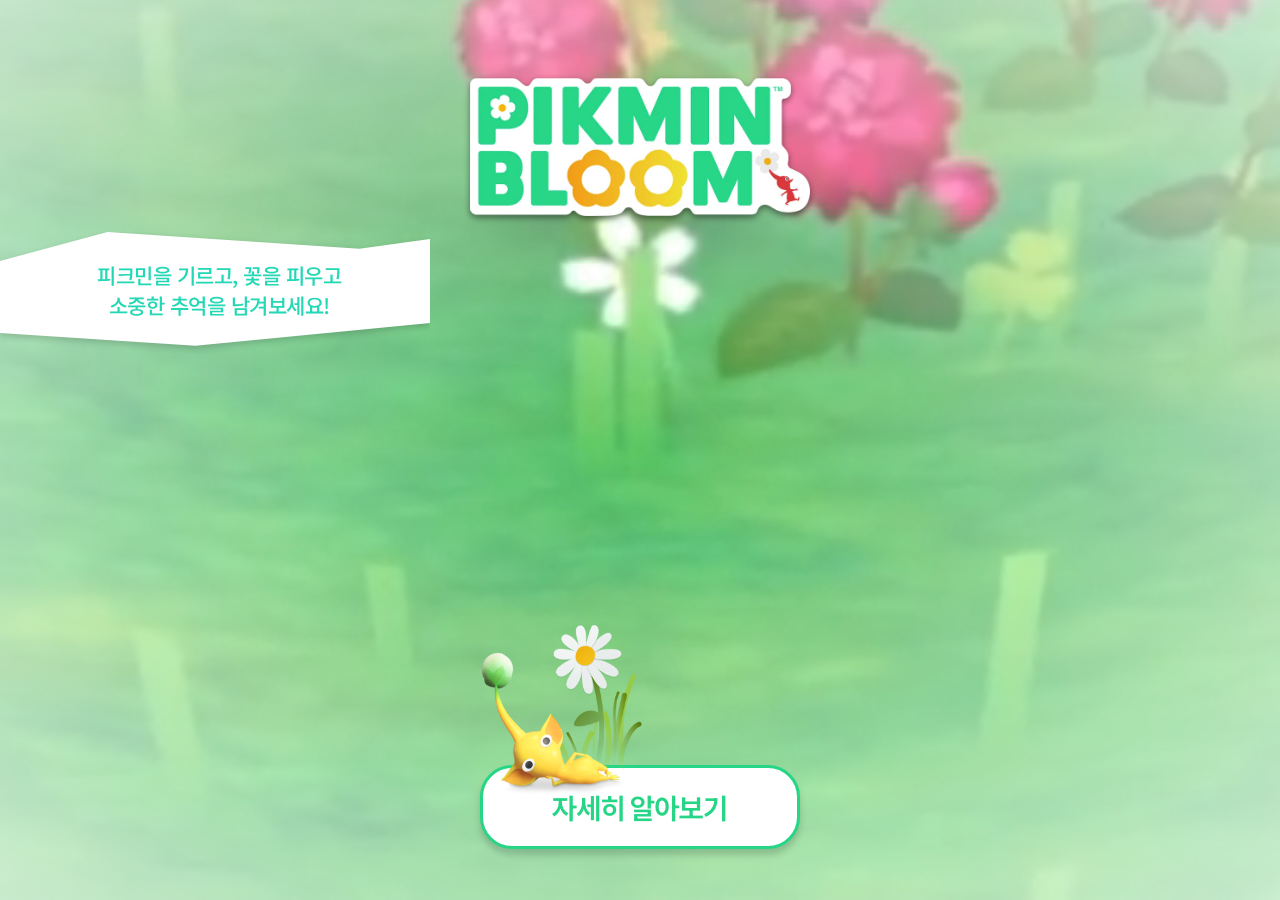
<file: index.html>
<!DOCTYPE html>
<html lang="ko">
<head>
    <meta charset="UTF-8">
    <meta name="viewport" content="width=device-width, initial-scale=1.0">
    <title>피크민블룸</title>
    <link rel="stylesheet" href="style.css">
</head>
<body>
    <div class="wrap">
        <div class="box01">
            <img src="img/lg 01.png" alt="피크민블룸 로고">
        </div>
        <div class="box02">
            <div class="txt01">
                피크민을 기르고, 꽃을 피우고<br>소중한 추억을 남겨보세요! 
            </div>
            <img src="img/b1.png" alt="" class="b1">
        </div>
        <div class="box03">
            <a href="sub.html">
                <img src="img/bt 01.png" alt="자세히 알아보기 버튼">
            </a>
        </div>
    </div>
    <div class="top"></div>
    <video autoplay muted loop>
        <source src="video/mobile_video.mp4">
    </video>
</body>
</html>
</file>
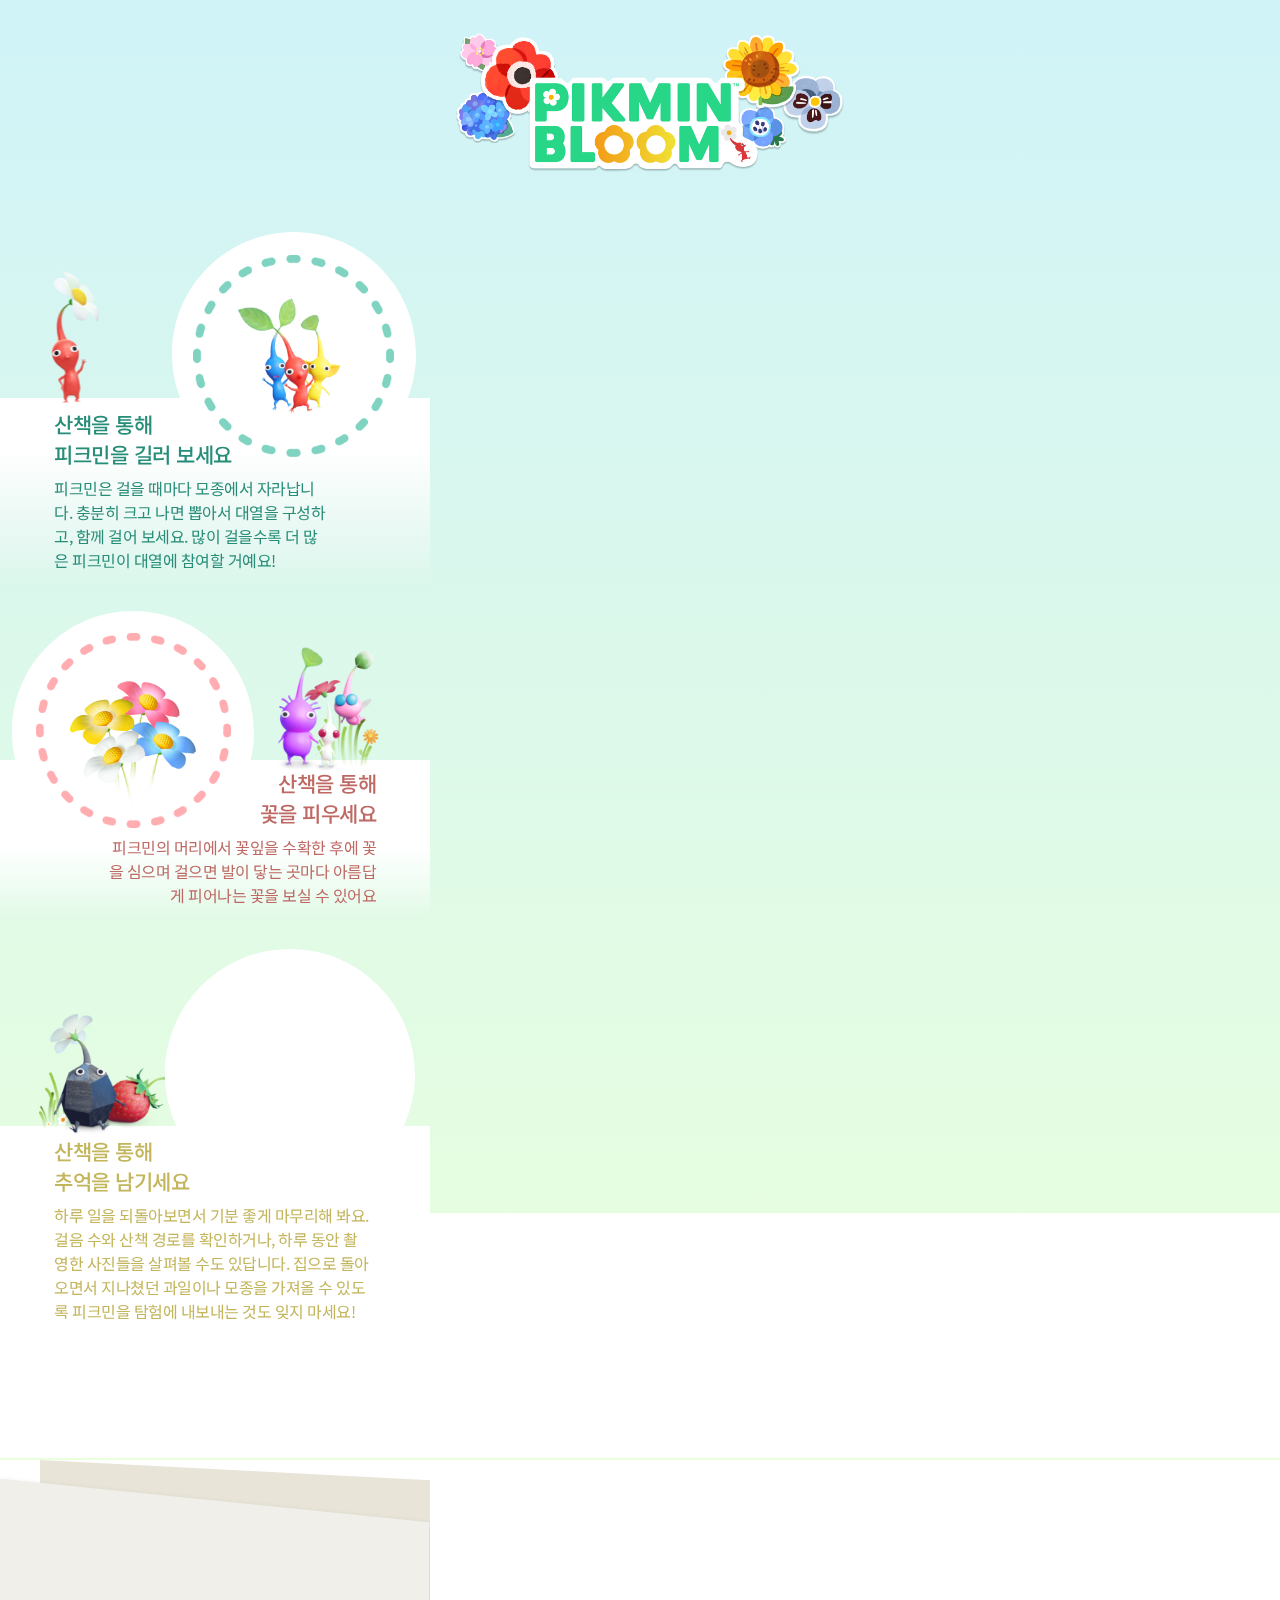
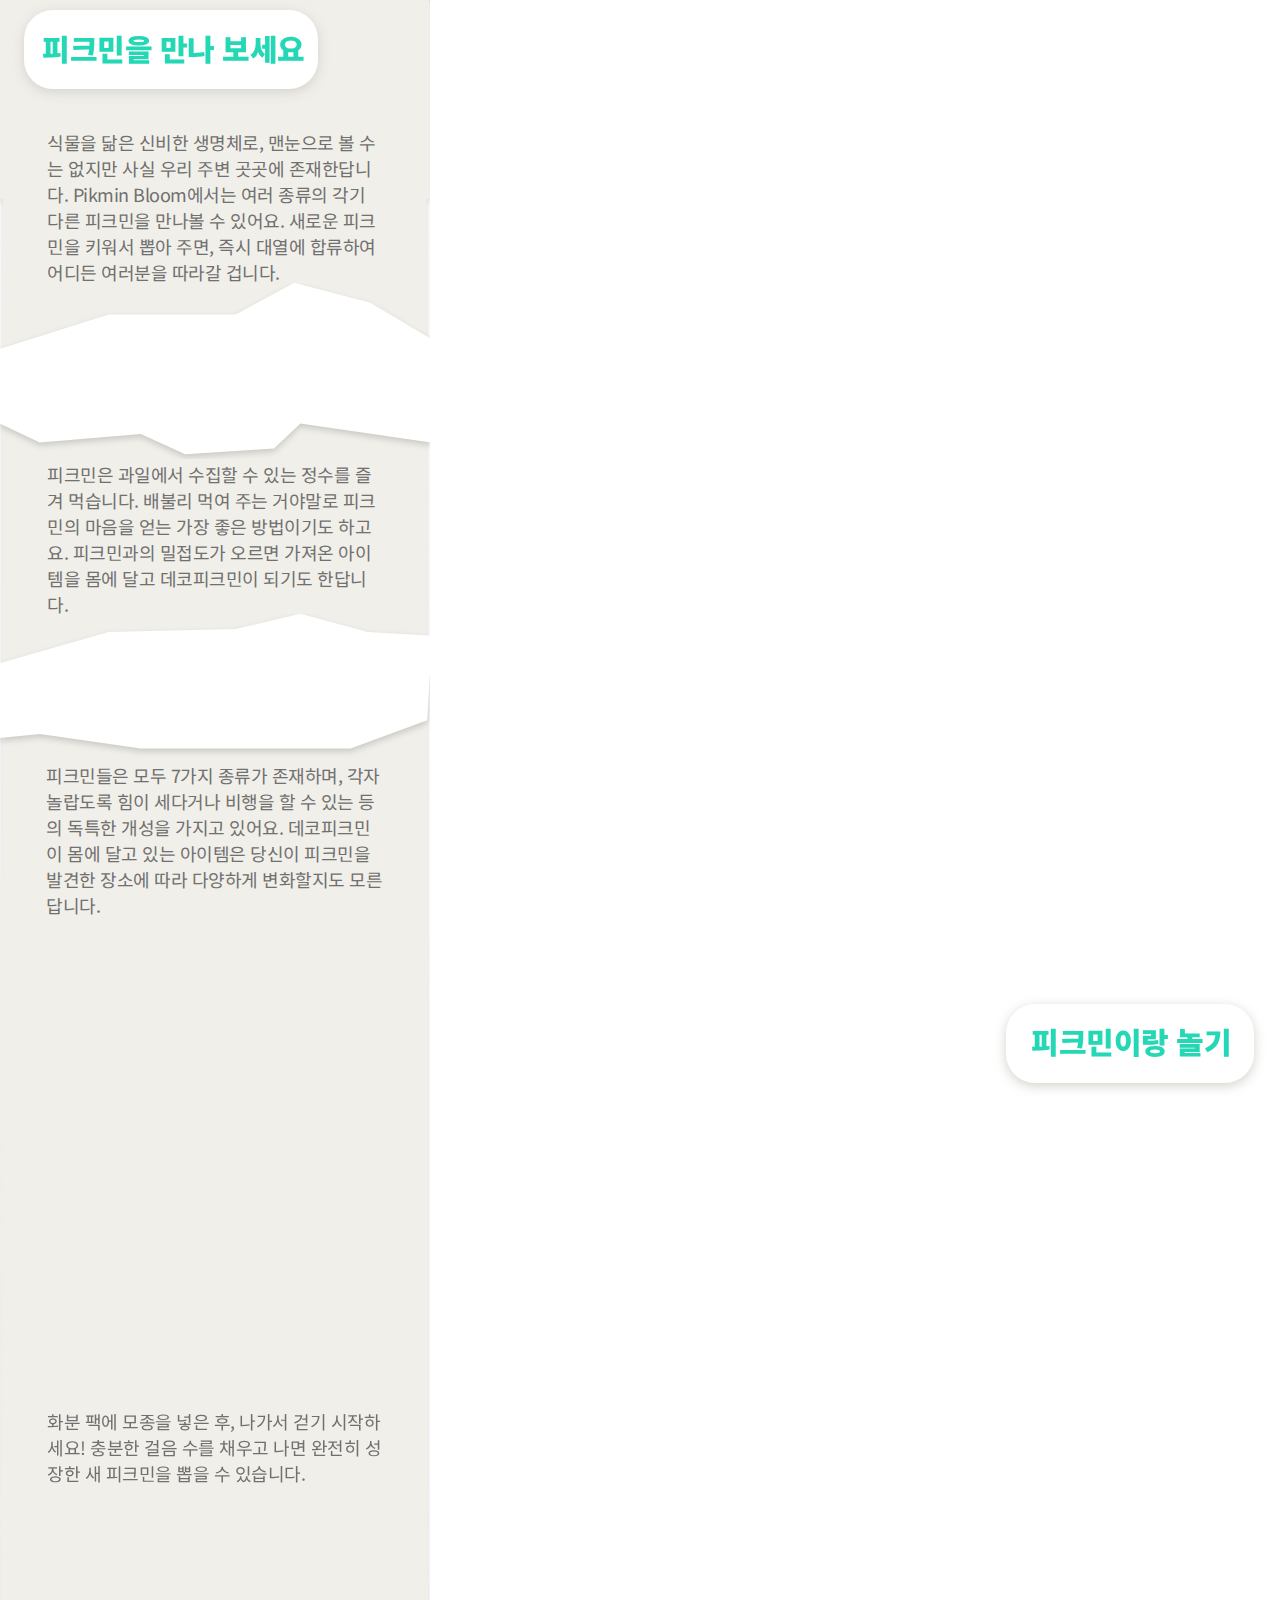
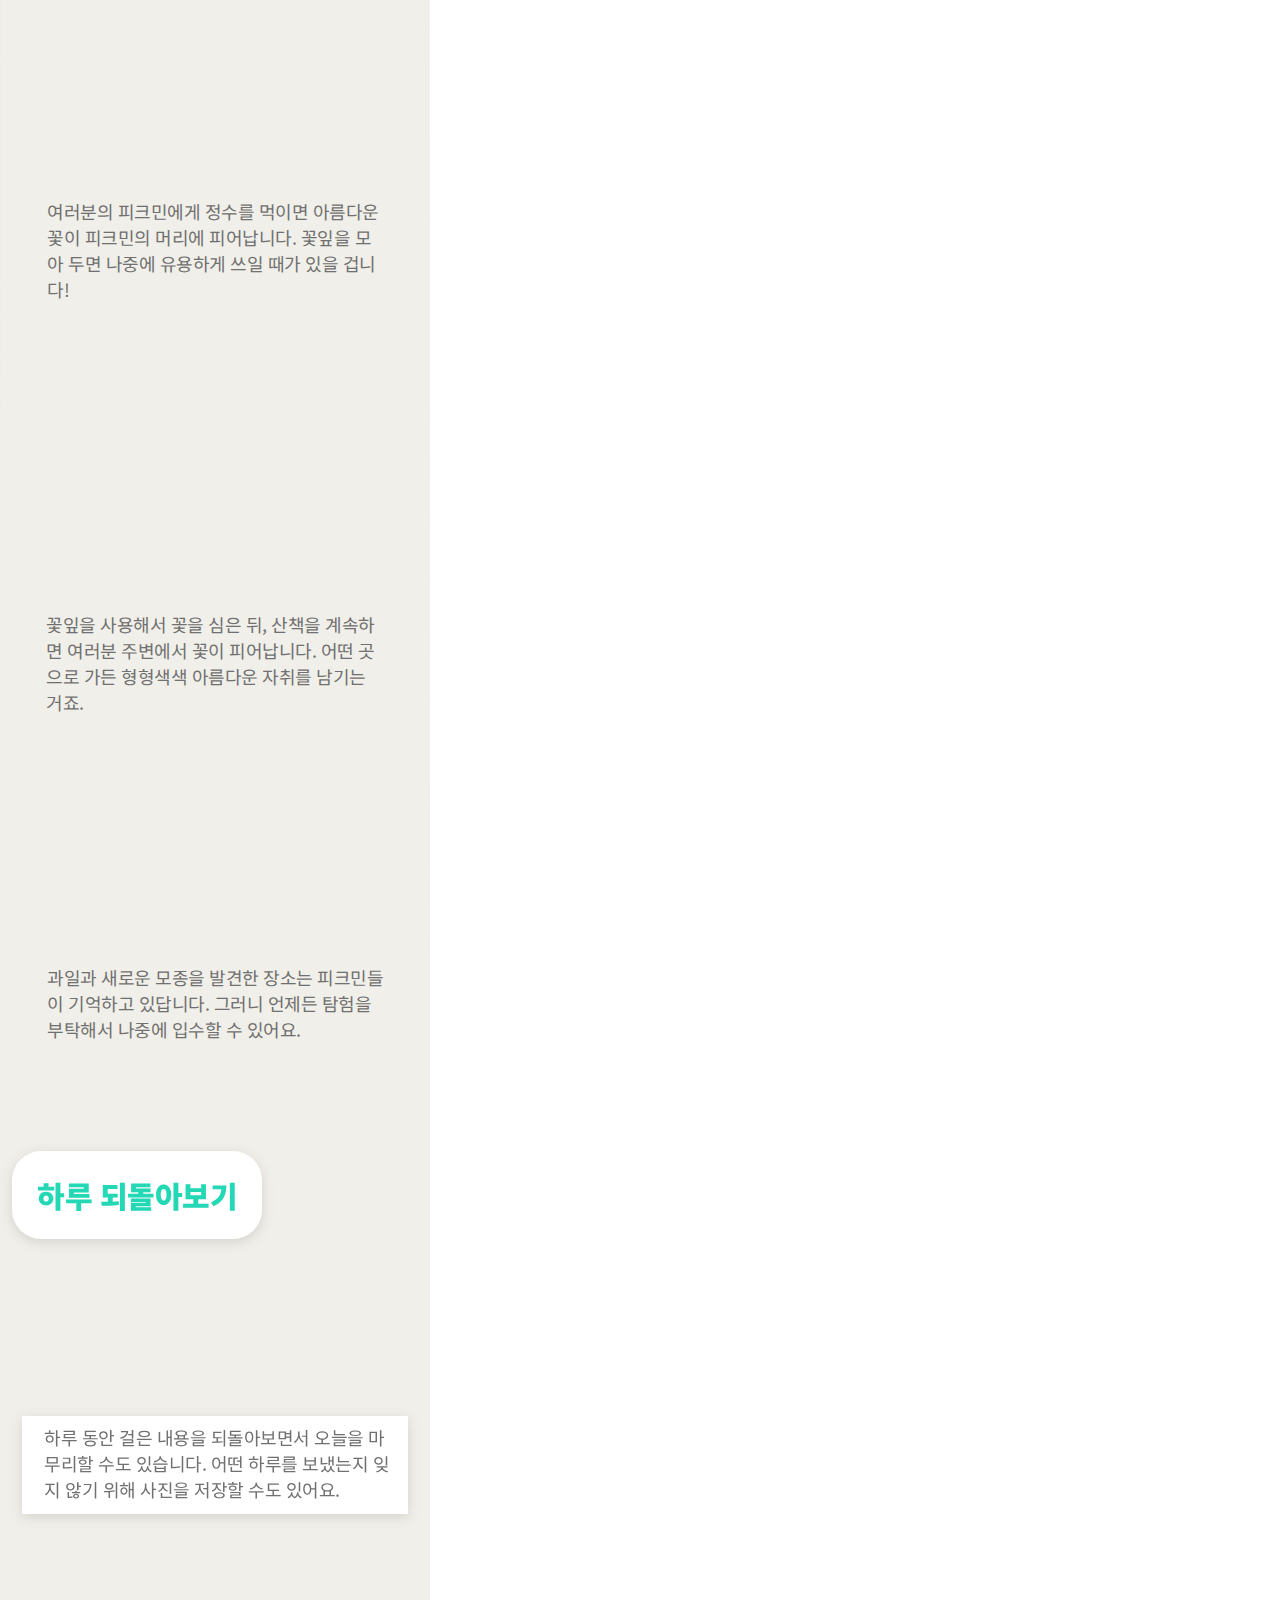
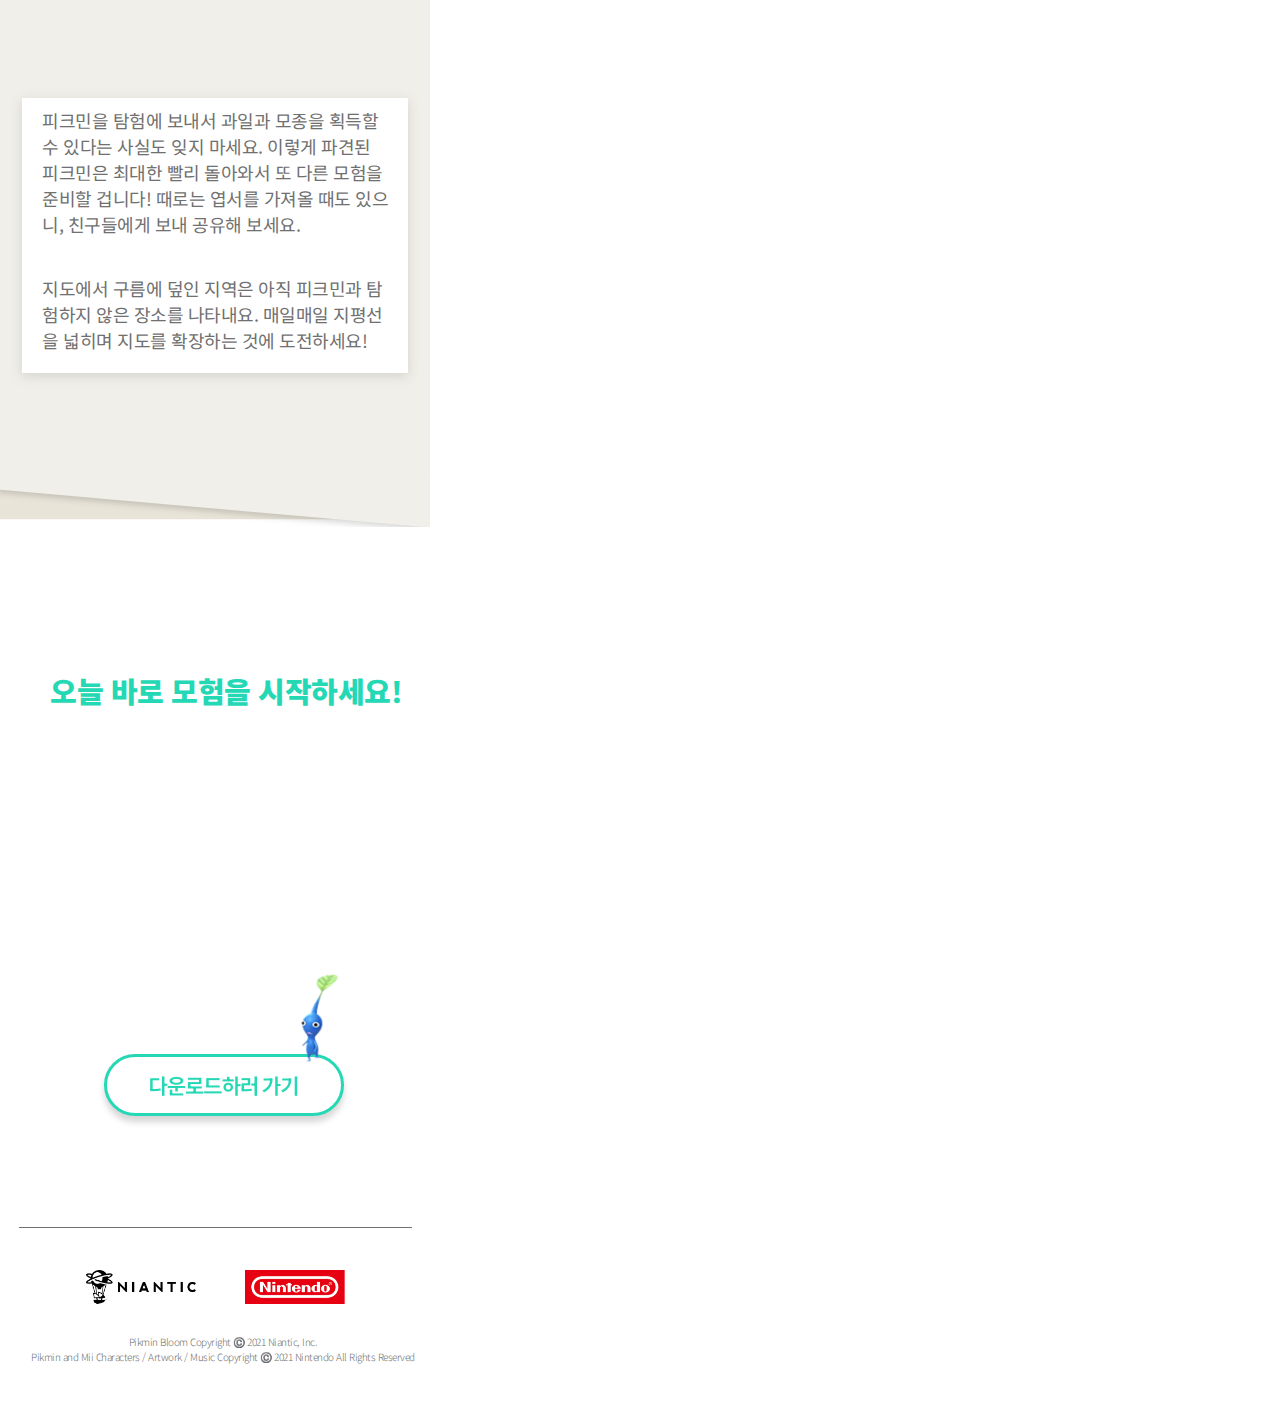
<file: sub.html>
<!DOCTYPE html>
<html lang="ko">
<head>
    <meta charset="UTF-8">
    <meta name="viewport" content="width=device-width, initial-scale=1.0">
    <title>피크민블룸</title>
    <link rel="stylesheet" href="style.css">
    <link href="https://unpkg.com/aos@2.3.1/dist/aos.css" rel="stylesheet">
</head>
<body>
    <div class="sb01">
        <div class="lg02">
            <img src="img/lg02.png" alt="서브 페이지 로고" data-aos="zoom-in-up">
        </div>
        <div class="m1">
            <div class="m1c1">
                <img src="img/m1_img01.png" alt="피크민" class="m1i1" data-aos="fade-up">
                <div class="m1t1 c1 font00 font01">
                    산책을 통해<br>피크민을 길러 보세요
                </div>
                <div class="m1t2 c1 font00 font02">
                    피크민은 걸을 때마다 모종에서 자라납니다. 
                    충분히 크고 나면 뽑아서 대열을 구성하고, 함께 걸어 보세요. 많이 걸을수록 더 많은 피크민이 대열에 참여할 거예요!
                </div>
                <img src="img/m1_b01.png" alt="배경1" class="m1b1">
            </div>
            <div class="m1c2">
                <img src="img/m1_img02.png" alt="꽃 심기" class="m1i2" data-aos="fade-up">
                <div class="m1t3 c2 font00 font01">
                    산책을 통해<br>꽃을 피우세요
                </div>
                <div class="m1t4 c2 font00 font02">
                    피크민의 머리에서 꽃잎을 수확한 후에 꽃을 심으며 걸으면 발이 닿는 곳마다 아름답게 피어나는 꽃을 보실 수 있어요
                </div>
                <img src="img/m1_b02.png" alt="배경2">
            </div>
            <div class="m1c3">
                <img src="img/m1_img03.png" alt="산책" class="m1i3" data-aos="fade-up">
                <div class="m1t5 c3 font00 font01">
                    산책을 통해<br>추억을 남기세요
                </div>
                <div class="m1t6 c3 font00 font02">
                    하루 일을 되돌아보면서 기분 좋게 마무리해 봐요. 걸음 수와 산책 경로를 확인하거나, 하루 동안 촬영한 사진들을 살펴볼 수도 있답니다. 집으로 돌아오면서 지나쳤던 과일이나 모종을 가져올 수 있도록 피크민을 탐험에 내보내는 것도 잊지 마세요!
                </div>
                <img src="img/m1_b03.png" alt="배경3">
            </div>
            <div class="wb"></div>
        </div>
    </div>
    <div class="sb02">
        <div class="m2">
            <img src="img/m2_p01.png" alt="날개피크민" class="m2_p01" data-aos="zoom-in-up">
            <div class="m2c1">
                <div class="m2t1 font00 font03">피크민을 만나 보세요</div>
            </div>
            <img src="img/m2_p02.png" alt="노랑피크민" class="m2_p02" data-aos="zoom-in-up">
            <div class="m2t2 font00 font04">
                식물을 닮은 신비한 생명체로, 맨눈으로 볼 수는 없지만 사실 우리 주변 곳곳에 존재한답니다. Pikmin Bloom에서는 여러 종류의 각기 다른 피크민을 만나볼 수 있어요. 새로운 피크민을 키워서 뽑아 주면, 즉시 대열에 합류하여 어디든 여러분을 따라갈 겁니다.
            </div>
            <div class="m2c2">
                <img src="img/m2_img01.png" alt="정수와 데코피크민" class="m2_img01" data-aos="fade-down">
                <img src="img/m2_b01.png" alt="배경4" class="m2_b01">
            </div>
            <div class="m2t3 font00 font04">
                피크민은 과일에서 수집할 수 있는 정수를 즐겨 먹습니다. 배불리 먹여 주는 거야말로 피크민의 마음을 얻는 가장 좋은 방법이기도 하고요. 피크민과의 밀접도가 오르면 가져온 아이템을 몸에 달고 데코피크민이 되기도 한답니다.
            </div>
            <div class="m2c3">
                <img src="img/m2_img02.png" alt="피크민 종류" class="m2_img02" data-aos="fade-down">
                <img src="img/m2_b02.png" alt="배경4" class="m2_b02">
            </div>
            <div class="m2t4 font00 font04">
                피크민들은 모두 7가지 종류가 존재하며, 각자 놀랍도록 힘이 세다거나 비행을 할 수 있는 등의 독특한 개성을 가지고 있어요. 데코피크민이 몸에 달고 있는 아이템은 당신이 피크민을 발견한 장소에 따라 다양하게 변화할지도 모른답니다.
            </div>
        </div>
        <div class="m3">
            <img src="img/m3_p01.png" alt="빨강피크민" class="m3_p01" data-aos="zoom-in-up">
            <div class="m3c1">
                <div class="m3t1 font00 font03">피크민이랑 놀기</div>
            </div>
            <div class="m3c2">
                <img src="img/m3_img01.png" alt="피크민 뽑기 화면" class="m3_img01" data-aos="flip-left">
                <img src="img/m3_p02.png" alt="하양피크민과 보라피크민" class="m3_p02" data-aos="zoom-in-up">
                <div class="m3t2 font00 font04">
                    화분 팩에 모종을 넣은 후, 나가서 걷기 시작하세요! 충분한 걸음 수를 채우고 나면 완전히 성장한 새 피크민을 뽑을 수 있습니다.
                </div>
            </div>
            <div class="m3c3">
                <img src="img/m3_img02.png" alt="피크민한테 정수 주기" class="m3_img02" data-aos="flip-right">
                <div class="m3t3 font00 font04">
                    여러분의 피크민에게 정수를 먹이면 아름다운 꽃이 피크민의 머리에 피어납니다. 꽃잎을 모아 두면 나중에 유용하게 쓰일 때가 있을 겁니다!
                </div>
            </div>
            <div class="m3c4">
                <img src="img/m3_img03.png" alt="꽃 심기 화면" class="m3_img03" data-aos="flip-left">
                <img src="img/m3_p03.png" alt="보라피크민1" class="m3_p03" data-aos="zoom-in-up">
                <div class="m3t4 font00 font04">
                    꽃잎을 사용해서 꽃을 심은 뒤, 산책을 계속하면 여러분 주변에서 꽃이 피어납니다. 어떤 곳으로 가든 형형색색 아름다운 자취를 남기는 거죠.
                </div>
            </div>
            <div class="m3c5">
                <img src="img/m3_img04.png" alt="피크민 탐험 화면" class="m3_img04" data-aos="flip-right">
                <div class="m3t5 font00 font04">
                    과일과 새로운 모종을 발견한 장소는 피크민들이 기억하고 있답니다. 그러니 언제든 탐험을 부탁해서 나중에 입수할 수 있어요.
                </div>
            </div>
        </div>
        <div class="m4">
            <div class="m4c1">
                <div class="m4t1 font00 font03">하루 되돌아보기</div>
            </div>
            <div class="m4c2">
                <img src="img/m4_img01.png" alt="되돌아보기" class="m4_img01" data-aos="flip-down">
                <img src="img/m4_p01.png" alt="파랑피크민" class="m4_p01" data-aos="zoom-in-up">
                <div class="m4b1">
                    <div class="m4t2 font00 font04">
                        하루 동안 걸은 내용을 되돌아보면서 오늘을 마무리할 수도 있습니다. 어떤 하루를 보냈는지 잊지 않기 위해 사진을 저장할 수도 있어요.
                    </div>
                </div>
            </div>
            <div class="m4c3">
                <img src="img/m4_img02.png" alt="추억" class="m4_img02" data-aos="flip-down">
                <img src="img/m4_p02.png" alt="보라피크민2" class="m4_p02" data-aos="zoom-in-up">
                <div class="m4b2">
                    <div class="m4t3">
                        <div class="m4t3_1 font00 font04">
                            피크민을 탐험에 보내서 과일과 모종을 획득할 수 있다는 사실도 잊지 마세요. 이렇게 파견된 피크민은 최대한 빨리 돌아와서 또 다른 모험을 준비할 겁니다! 때로는 엽서를 가져올 때도 있으니, 친구들에게 보내 공유해 보세요.
                        </div>
                        <div class="m4t3_2 font00 font04">
                            지도에서 구름에 덮인 지역은 아직 피크민과 탐험하지 않은 장소를 나타내요. 매일매일 지평선을 넓히며 지도를 확장하는 것에 도전하세요!
                        </div>
                    </div>
                    <img src="img/m4_p03.png" alt="바위피크민" class="m4_p03" data-aos="zoom-in-up">
                </div>
            </div>
        </div>
    </div>
    <div class="sb03">
        <div class="t1 font00 font05">
            오늘 바로 모험을 시작하세요!
        </div>
        <img src="img/lg03.png" alt="어플리케이션 로고" class="lg03" data-aos="zoom-out-down">
        <img src="img/bt02.png" alt="다운로드하러 가기 버튼" class="bt02">
    </div>
    <footer>
        <div class="line"></div>
        <img src="img/lg04.png" alt="회사 로고" class="lg04">
        <div class="t2 font00 font06">
            Pikmin Bloom Copyright ©️ 2021 Niantic, Inc. <br> Pikmin and Mii Characters / Artwork / Music Copyright ©️ 2021 Nintendo All Rights Reserved
        </div>
    </footer>
    <script src="https://unpkg.com/aos@2.3.1/dist/aos.js"></script>
    <script>
        AOS.init();
    </script>
</body>
</html>
</file>
<file: style.css>
@import url('https://fonts.googleapis.com/css2?family=Noto+Sans+KR:wght@100..900&display=swap');

*{margin: 0; padding: 0; list-style-type: none; text-decoration: none;}
/* 인덱스 스타일 */
video{position: fixed;right: 0; bottom: 0; min-width: 100%; min-height: 100%; z-index: 1;}
.top{position: fixed; right: 0; bottom: 0; min-width: 100%; min-height: 100%; background: radial-gradient(rgba(255, 255, 255, 0.05), rgba(255, 255, 255, 0.7)); z-index: 2;}
.wrap{position: fixed; right: 0; bottom: 0; min-width: 100%; min-height: 100%; z-index: 3;}
.box01{width: 100%; padding-top: 72px; text-align: center;}
.box02{position: relative; width: 100%; height: 94px;}
.txt01{position: absolute; padding-top: 16px; text-align: center; font-family: "Noto Sans KR", serif; font-size: 21px; font-weight: 500; letter-spacing: -0.5px; line-height: 30px; color: #25D8B5; left: 97px;top: 12px; z-index: 5;}
.b1{position: absolute;  z-index: 4;}
.box03{width: 100%; padding-top: 280px; text-align: center;}

/* 서브페이지 스타일 */

/* 폰트 설정 */
.font00{font-family: 'Noto Sans KR';}
.font01{font-size: 21px; font-weight: 500; letter-spacing: -0.5px; line-height: 30px;}
.font02{font-size: 16px; font-weight: 400; letter-spacing: -0.5px; line-height: 24px;}
.font03{font-size: 30px; font-weight: 900; letter-spacing: -0.5px; line-height: 44px; color: #25D8B5;}
.font04{font-size: 18px; font-weight: 400; letter-spacing: -0.5px; line-height: 26px; color: #707070;}
.font05{font-size: 29px; font-weight: 900; letter-spacing: -0.5px; line-height: 42px; color: #25D8B5;}
.font06{font-size: 10px; font-weight: 300; letter-spacing: -0.5px; line-height: 15px; color: #707070;}

/* 본문 1 */
.sb01{ width: 100%; height: 1460px;  background: linear-gradient(rgba(208, 243, 248, 1), rgba(234, 255, 219, 1))}
.lg02{padding-top: 31px; text-align: center;}
.m1{position: relative; padding-top: 43px; margin: 0 auto;}
.m1c1{position: absolute;height: 357px;}
.m1i1{position: absolute; top: 23px; right: 36px;}
.m1c2{position: absolute; height: 311px; top: 422px;}
.m1i2{position: absolute; top: 22px; left: 36px;}
.m1c3{position: absolute; height: 393px; top: 760px; z-index: 2;}
.m1i3{position: absolute; top: 22px; right: 39px;}
.wb{position: absolute; width: 100%; height: 245px; background-color: white; top: 1024px; z-index: 1;}
.c1{color: #288D78;}
.c2{color: #BE6964;}
.c3{color: #C3B55B;}
.m1t1{position: absolute; width: 183px; top: 177px; left: 54px;}
.m1t2{position: absolute; width: 276px; top: 244px; left: 54px;}
.m1t3{position: absolute; text-align: right; width: 224px; top: 157px; right: 54px;}
.m1t4{position: absolute; text-align: right;width: 277px; top: 224px; right: 54px;}
.m1t5{position: absolute; width: 143px; top: 187px; left: 54px;}
.m1t6{ position: absolute; width: 315px; top: 254px; left: 54px;}

/* 본문 2 */
.sb02{height: 3966px;  background-image: url(img/bg.png); background-repeat: no-repeat;}
.m2{position: relative; height: 1048px; margin: 0 auto;}
.m2_p01{ position: absolute; top: 51px; left: 26px; z-index: 2;}
.m2c1{position: absolute; background-color: white; width: 294px; height: 79px; top: 150px; left: 24px; border-radius: 29px; filter: drop-shadow(0px 3px 6px #D4D2CC); z-index: 1;}
.m2t1{position: absolute; top: 16px; left: 18px;}
.m2_p02{position: absolute; top: 160px; right: 26px;}
.m2t2{position: absolute; width: 336px; top: 269px; left: 47px;}
.m2c2{position: relative; top: 423px;}
.m2_img01{position: absolute; left: 63px; z-index: 4;}
.m2_b01{position: absolute; z-index: 3;}
.m2t3{position: absolute; width: 336px; top: 601px; left: 47px;}
.m2c3{position: relative; top: 754px;}
.m2_img02{position: absolute; top: 18px; left: 64px; z-index: 6;}
.m2_b02{position: absolute; z-index: 5;}
.m2t4{position: absolute; width: 338px; top: 902px; left: 46px;}

/* 본문 3 */
.m3{position: relative; height: 1843px; margin: 0 auto;}
.m3_p01{position: absolute; right: 40px; z-index: 2;}
.m3c1{position: absolute; background-color: white; width: 248px; height: 79px; top: 96px; right: 26px; border-radius: 29px; filter: drop-shadow(0px 3px 6px #D4D2CC); z-index: 1;}
.m3t1{position: absolute; top: 15px; left: 25px;}
.m3c2{position: relative; height: 363px; top: 220px;}
.m3_img01{position: absolute; left: 145px;}
.m3_p02{position: absolute; top: 189px;}
.m3t2{position: absolute; width: 336px; top: 280px; left: 47px;}
.m3c3{position: relative; height: 363px; top: 250px;}
.m3_img02{position: absolute; left: 123px;}
.m3t3{position: absolute; width: 336px; top: 277px; left: 47px;}
.m3c4{position: relative; height: 389px; top: 275px;}
.m3_img03{position: absolute; left: 130px;}
.m3_p03{position: absolute; top: 200px; right: 65px;}
.m3t4{width: 338px; position: absolute; top: 302px; left: 46px;}
.m3c5{position: relative; height: 339px; top: 300px;}
.m3_img04{position: absolute; left: 116px;}
.m3t5{position: absolute; width: 336px; top: 241px; left: 47px;}

/* 본문 4 */
.m4{position: relative; height: 976px; margin: 0 auto;}
.m4c1{position: absolute; background-color: white; width: 250px; height: 88px; left: 12px; border-radius: 29px; filter: drop-shadow(0px 3px 6px #D4D2CC); z-index: 1;}
.m4t1{position: absolute; top: 22px; left: 25px;}
.m4c2{position: absolute; height: 301px; top: 69px; z-index: 2;}
.m4_img01{ position: absolute; left: 72px;}
.m4_p01{position: absolute; top: 118px; left: 291px; z-index: 3;}
.m4b1{position: absolute; width: 386px; height: 98px; top: 196px; left: 22px; background-color: white; filter: drop-shadow(0px 3px 6px #D4D2CC);}
.m4t2{position: absolute; width: 346px; top: 8px; left: 22px;}
.m4c3{position: absolute; top: 369px; height: 453px;}
.m4_img02{position: absolute; left: 175px;}
.m4_p02{ position: absolute; top: 62px; left: 40px; z-index: 3;}
.m4b2{position: absolute; top: 178px; left: 22px; width: 386px; height: 275px; background-color: white; filter: drop-shadow(0px 3px 6px #D4D2CC);}
.m4t3_1{position: absolute; width: 346px; top: 9px; left: 20px;}
.m4t3_2{position: absolute; width: 346px; top: 177px; left: 20px;}
.m4_p03{position: absolute; top: 238px; left: 296px;}

/* 본문 5 */
.sb03{
height: 601px; position: relative; margin: 0 auto;}
.t1{position: absolute; top: 43px;left: 50px;}
.lg03{position: absolute; top: 107px; left: 119px}
.bt02{position: absolute; top: 337px; left: 95px;}

/* footer */
footer{height: 178px; position: relative; margin: 0 auto;}
.line{position: absolute; width: 393px; height: 1px; background-color: #707070; left: 18.5px;}
.lg04{position: absolute; top: 42.5px; left: 85.7px;}
.t2{position: absolute; text-align: center; top: 107px; left: 31px;}
</file>
